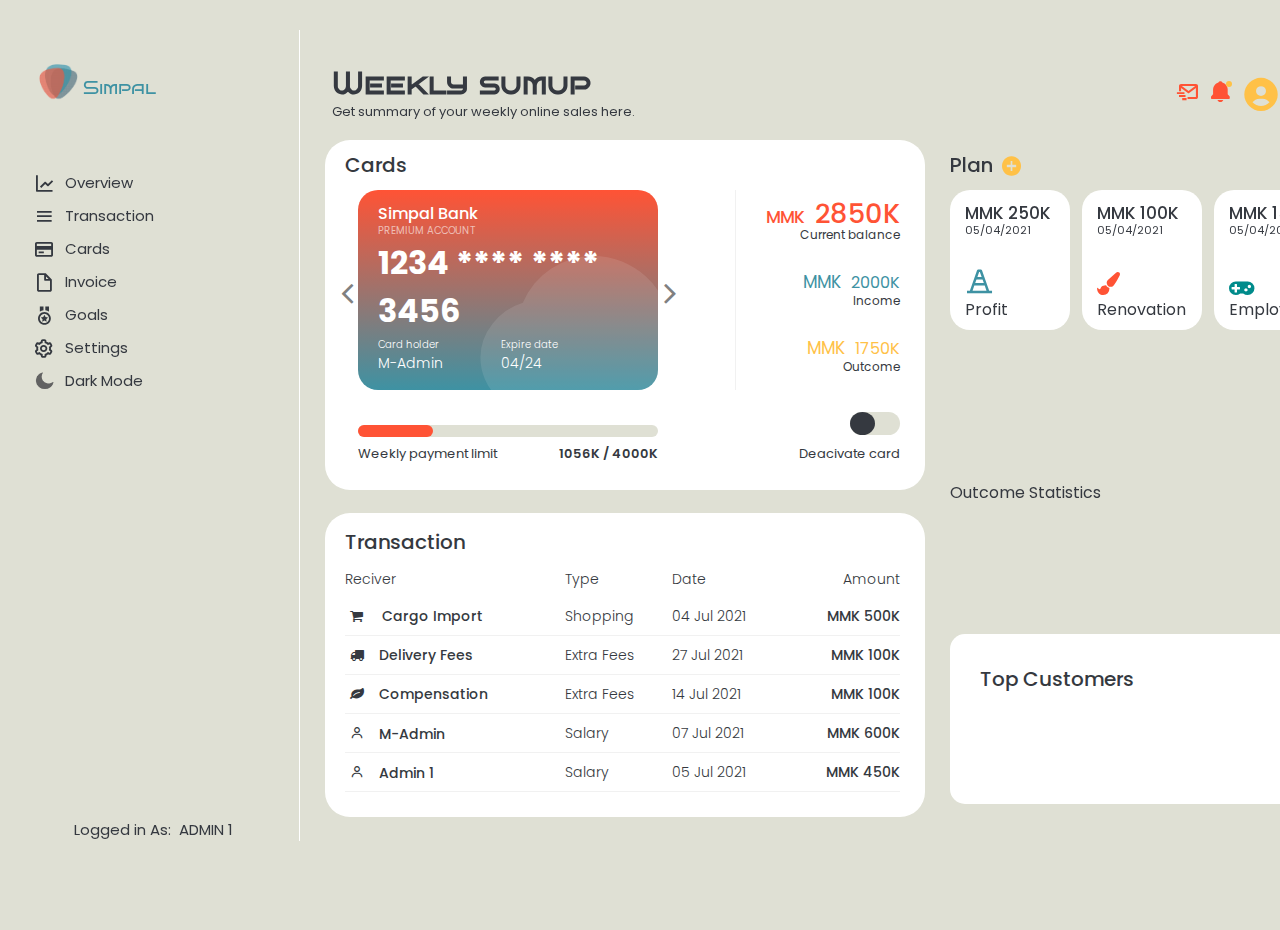
<file: Admin/index.html>
<!DOCTYPE html>
<html lang="en">
  <head>
    <meta charset="UTF-8" />
    <meta http-equiv="X-UA-Compatible" content="IE=edge" />
    <meta name="viewport" content="width=device-width, initial-scale=1.0" />
    <title>Simpal Admins Hub</title>
    <link rel="icon" type="images/x-icon" href="../images/Logo-final.png" />
    <link
      href="https://unpkg.com/boxicons@2.0.7/css/boxicons.min.css"
      rel="stylesheet"
    />
    <link rel="stylesheet" href="style.css" />
    <link
      rel="stylesheet"
      href="https://stackpath.bootstrapcdn.com/font-awesome/4.7.0/css/font-awesome.min.css"
      integrity="sha384-wvfXpqpZZVQGK6TAh5PVlGOfQNHSoD2xbE+QkPxCAFlNEevoEH3Sl0sibVcOQVnN"
      crossorigin="anonymous"
    />
    <style>
      @import url("https://fonts.googleapis.com/css2?family=Bruno+Ace+SC&family=Castoro+Titling&family=Kanit:wght@300&family=Open+Sans:wght@600&family=Poppins&display=swap");
    </style>
  </head>

  <body>
    <!-- linking d3.js -->
    <script src="https://d3js.org/d3.v7.min.js"></script>

    <section id="main">

      <!-- the left panel -->
      <div id="left">
        <div id="nav-content">
          <div id="nav-title">
            <a id="nav-title" href="index.html">          
              <img src="../images/Logo-final.png" alt="" id="logo" />
              Simpal</a>
              </div>

          <!-- the menu list -->
          <ul id="nav-ul">
            <li>
              <a href="#">
                <span class="nav-icon"><i class="bx bx-line-chart"></i></span>
                <span class="nav-letter">Overview</span>
              </a>
            </li>
            <li>
              <a href="#">
                <span class="nav-icon"><i class="bx bx-menu"></i></span>
                <span class="nav-letter">Transaction</span>
              </a>
            </li>
            <li>
              <a href="#">
                <span class="nav-icon"><i class="bx bx-credit-card"></i></span>
                <span class="nav-letter">Cards</span>
              </a>
            </li>
            <li>
              <a href="#">
                <span class="nav-icon"><i class="bx bx-file-blank"></i></span>
                <span class="nav-letter">Invoice</span>
              </a>
            </li>
            <li>
              <a href="#">
                <span class="nav-icon"><i class="bx bx-medal"></i></span>
                <span class="nav-letter">Goals</span>
              </a>
            </li>
            <li>
              <a href="#">
                <span class="nav-icon"><i class="bx bx-cog"></i></span>
                <span class="nav-letter">Settings</span>
              </a>
            </li>
            <li>
              <a href="#">
                <span class="nav-icon"><img src="../images/moon.png" id="icon"></i></span>
                <span class="nav-letter" id="iconl"> Dark Mode</span>
              </a>
            </li>
          </ul>
        </div>

        <!-- bottom left nav panel -->
        <div id="nav-bottom">
          <div id="n-b-top">
            <p class="nav-letter">Logged&nbsp;in&nbsp;As: &nbsp;ADMIN 1</p>
          </div>
        </div>
      </div>

      <!-- top menu, title -->
      <div id="right">
        <div id="top">
          <div id="tp-title">
            <h1 class="nav-letter">Weekly sumup</h1>
            <p class="nav-letter">Get summary of your weekly online sales here.</p>
          </div>
          <div id="profile">
            <span><i class="bx bx-mail-send mail"></i></span>
            <span><i class="bx bxs-bell bell"></i></span>
            <div id="profile-ac-name">
              <i class="bx bxs-user-circle"></i>
              <p><span>$$$$</span><br />Admin&nbsp;account</p>
            </div>
          </div>
        </div>


        <div id="main-content">
          <div id="m-c-left">
            <div id="card">
              <h2>Cards</h2>

              <!-- the bank card portion , d3 not included -->
              <div id="card-related">
                <div class="card-amount">
                  <div id="debit-card">
                    <i class="bx bxs-cloud card-cloud"></i>
                    <div id="d-c-title">
                      <h4>Simpal Bank</h4>
                      <span>PREMIUM ACCOUNT</span>
                    </div>
                    <h1 id="card-num">1234 **** **** 3456</h1>
                    <div id="name-expire">
                      <div id="holder">
                        <p>Card holder</p>
                        <p>M-Admin</p>
                      </div>
                      <div id="expire">
                        <p>Expire date</p>
                        <p>04/24</p>
                      </div>
                    </div>
                  </div>
                  <div id="amount">
                    <div class="amt-lst">
                      <h1><span class="dollar">MMK</span>2850K</h1>
                      <p>Current balance</p>
                    </div>
                    <div class="amt-lst">
                      <p><span class="dollar">MMK</span>2000K</p>
                      <p>Income</p>
                    </div>
                    <div class="amt-lst">
                      <p><span class="dollar">MMK</span>1750K</p>
                      <p>Outcome</p>
                    </div>
                  </div>
                </div>
                <div class="card-bottom">
                  <div id="c-b-fst">
                    <div id="line"></div>
                    <div id="c-b-wpl">
                      <p>Weekly payment limit</p>
                      <p>1056K / 4000K</p>
                    </div>
                  </div>
                  <div id="c-b-sec">
                    <div id="on-btn"></div>
                    <p>Deacivate card</p>
                  </div>
                </div>
              </div>
            </div>

            <!-- the transactions, d3 not included -->
            <div id="transaction-list">
              <h2>Transaction</h2>
              <table>
                <tr>
                  <td>Reciver</td>
                  <td>Type</td>
                  <td>Date</td>
                  <td>Amount</td>
                </tr>
                <tr>
                  <td>
                    <i class="fa fa-shopping-cart" aria-hidden="true"></i> Cargo
                    Import
                  </td>
                  <td>Shopping</td>
                  <td>04 Jul 2021</td>
                  <td>MMK 500K</td>
                </tr>
                <tr>
                  <td>
                    <i class="fa fa-truck" aria-hidden="true"></i>Delivery Fees
                  </td>
                  <td>Extra Fees</td>
                  <td>27 Jul 2021</td>
                  <td>MMK 100K</td>
                </tr>
                <tr>
                  <td>
                    <i class="fa fa-leaf" aria-hidden="true"></i>Compensation
                  </td>
                  <td>Extra Fees</td>
                  <td>14 Jul 2021</td>
                  <td>MMK 100K</td>
                </tr>
                <tr>
                  <td><i class="bx bx-user"></i>M-Admin</td>
                  <td>Salary</td>
                  <td>07 Jul 2021</td>
                  <td>MMK 600K</td>
                </tr>
                <tr>
                  <td><i class="bx bx-user"></i>Admin 1</td>
                  <td>Salary</td>
                  <td>05 Jul 2021</td>
                  <td>MMK 450K</td>
                </tr>
              </table>
            </div>
          </div>

          <!-- goals analytics, d3 not included -->
          <div id="analytics">
            <div id="goals">
              <p id="gl-title">
                Plan<span class="plus"><i class="bx bxs-plus-circle"></i></span>
              </p>
              <div id="goal-bx">
                <div class="gl-card" id="profit">
                  <div class="gl-cd-top">
                    <h1>MMK 250K</h1>
                    <p>05/04/2021</p>
                  </div>
                  <div class="gl-cd-bottom">
                    <i class="bx bx-traffic-cone"></i>
                    <p>Profit</p>
                  </div>
                </div>
                <div class="gl-card" id="reno">
                  <div class="gl-cd-top">
                    <h1>MMK 100K</h1>
                    <p>05/04/2021</p>
                  </div>
                  <div class="gl-cd-bottom">
                    <i class="fa fa-paint-brush" aria-hidden="true"></i>
                    <p>Renovation</p>
                  </div>
                </div>
                <div class="gl-card" id="activity">
                  <div class="gl-cd-top">
                    <h1>MMK 150K</h1>
                    <p>05/04/2021</p>
                  </div>
                  <div class="gl-cd-bottom">
                    <i class="fa fa-gamepad" aria-hidden="true"></i>
                    <p>Employee Activities</p>
                  </div>
                </div>
              </div>
            </div>

            <!-- outcome statistics, d3 included -->
            <div id="outcome-statistics">
              <p id="o-s-title">Outcome Statistics</p>
              <div id="line-row"></div>
            </div>            

            <script src="https://d3js.org/d3.v7.min.js"></script>
            <script>
              // Sampling the data for outcome statistics
              const outcomeStatistics = [
                { icon: "bx bx-cart", percentage: "29%" },
                { icon: "bx bxs-truck", percentage: "12%" },
                { icon: "bx bxs-badge-dollar", percentage: "60%" }
              ];

              // Selecting the container for outcome statistics
              const lineRow = d3.select("#line-row");

              // Bind data to DOM elements
              const lines = lineRow
                .selectAll(".lines")
                .data(outcomeStatistics)
                .enter()
                .append("div")
                .attr("class", "lines");

              // Append icon and percentage
              lines.append("span")
                .attr("class", "l-r-icon")
                .html(d => `<i class="${d.icon}"></i>`);

              lines.append("div")
                .attr("class", "l-r-line-row")
                .append("div")
                .attr("class", "l-r-line")
                .append("p")
                // .text(d => d.text);

              lines.append("p")
                .attr("class", "num")
                .text(d => d.percentage);
            </script>


            <!-- top customers, d3 included -->
            <div id="new-transaction">
              <div id="user-name">
                <h2>Top Customers</h2>
                <div id="user-img"></div>
              </div>

              <script>
                // Sampling data for top customers
                const topCustomers = [
                  { name: "Red", image: "../images/Red.jpg" },
                  { name: "Blue", image: "../images/Blue.jpg" },
                  { name: "Green", image: "../images/Green.jpg" },
                  { name: "Yellow", image: "../images/Yellow.jpg" },
                  { name: "Pink", image: "../images/Pink.jpg" },
                  { name: "Omega", image: "../images/Omega.jpg" }
                ];

                const userImgContainer = d3.select("#user-img");

                // Bind data to DOM elements
                const users = userImgContainer
                  .selectAll(".u-img-bx")
                  .data(topCustomers)
                  .enter()
                  .append("div")
                  .attr("class", "u-img-bx");

                // Append user images and names
                users.append("span")
                  .attr("class", "img-bx")
                  .html(d => `<img src="${d.image}" alt="User img" />`);

                users.append("p")
                  .text(d => d.name);
              </script>

              <!-- dark mode and icon switching -->
              <!-- reference: https://youtu.be/9LZGB3OLXNQ?si=_-5UutobAUwYoQJO -->
              <script>
                var icon = document.getElementById("icon");
                icon.onclick=function(){
                  document.body.classList.toggle("dark-mode");
                  if(document.body.classList.contains("dark-mode")){
                    icon.src="images/sun.png";
                  }
                  else{
                    icon.src="images/moon.png";
                  }
                }
                var icon = document.getElementById("icon");
                iconl.onclick=function(){
                  document.body.classList.toggle("dark-mode");
                  if(document.body.classList.contains("dark-mode")){
                    icon.src="images/sun.png";
                  }
                  else{
                    icon.src="images/moon.png";
                  }
                }
              </script>
          </div>
        </div>
      </div>
    </section>

    <!-- dark mode and icon switching -->
    <!-- reference: https://youtu.be/9LZGB3OLXNQ?si=_-5UutobAUwYoQJO -->
    <script>
      var icon = document.getElementById("icon");
      icon.onclick=function(){
        document.body.classList.toggle("dark-mode");
        if(document.body.classList.contains("dark-mode")){
          icon.src="../images/sun.png";
        }
        else{
          icon.src="../images/moon.png";
        }
      }
      var icon = document.getElementById("icon");
      iconl.onclick=function(){
        document.body.classList.toggle("dark-mode");
        if(document.body.classList.contains("dark-mode")){
          icon.src="../images/sun.png";
        }
        else{
          icon.src="../images/moon.png";
        }
      }
    </script>

  </body>
</html>
</file>
<file: Admin/style.css>
@import url("https://fonts.googleapis.com/css?family=Poppins:100,200,300,400,500,600,700,800&display=swap");
@import url("https://fonts.googleapis.com/css?family=Montserrat:400,600&display=swap");

* {
  margin: 0;
  padding: 0;
  box-sizing: border-box;
  font-family: Poppins;
}
:root {
  --first-color: #dfe0d4;
  --second-color: #353940;
  --third-color: #fff;
}
.dark-mode {
  --first-color: #202124;
  --second-color: #f6f6f6;
  --third-color: #585151;
}
body {
  min-height: 100vh;
  min-width: max-content;
  background: transparent;
  background-color: var(--first-color);
}
ul {
  list-style: none;
}
a {
  text-decoration: none;
}

#main {
  display: flex;
  position: relative;
  min-width: 93%;
  min-height: 94vh;
  margin: 30px 0;
  padding-bottom: 35px;
  /* background: linear-gradient(
    to right bottom,
    rgba(255, 255, 255, 0.6),
    rgba(240, 240, 246, 0.8)
  ); */
  backdrop-filter: blur(12px);
  border-radius: 20px;
}
#border {
  position: absolute;
  top: -2px;
  left: -2px;
  right: -2px;
  bottom: -2px;
  background: #fff;
  border-radius: 20px;
  z-index: -5;
}
#left {
  position: relative;
  display: flex;
  flex-direction: column;
  justify-content: space-between;
  max-width: 300px;
  padding: 30px 25px 0;
  border-right: 1px solid #fff;
}
#nav-title {
  margin-bottom: 25px;
  display: flex;
  align-items: center;
  padding-left: 5px;
  font-size: 18px;
  font-weight: 500;
  color: #3e92a3;
  font-family: "Bruno Ace SC", cursive;
}

#logo {
  width: 20%;
  height: 20%;
}
#nav-ul li {
  position: relative;
  width: 100%;
  height: 33px;
  padding: 0 5px;
  display: flex;
  align-items: center;
}
/* #nav-ul li:hover {
  background-color: #eff7ff;
} */
#nav-ul li a {
  display: flex;
  align-items: center;
}
.nav-icon {
  padding: 0 3px;
  display: flex;
  align-items: center;
  color: var(--second-color);
}
.nav-icon i {
  font-size: 22px;
}
#nav-ul li:hover .nav-icon {
  background: transparent;
}
#nav-ul li:hover .nav-icon i,
#nav-ul li:hover .nav-letter {
  color: #79afd2;
}
.nav-letter {
  padding-left: 7px;
  color: var(--second-color);
  font-size: 15px;
}
#nav-bottom {
  position: relative;
}
#n-b-top i {
  display: block;
  text-align: center;
  font-size: 50px;
}
#n-b-top p {
  font-size: 15px;
  text-align: center;
}

#right {
  position: relative;
  padding: 35px 35px 0 25px;
}
#top {
  position: relative;
  width: 100%;
  display: flex;
  justify-content: space-between;
  height: 60px;
  margin-bottom: 15px;
}
#tp-title h1 {
  font-family: "Bruno Ace SC", cursive;
  font-size: 30px;
}
#tp-title p {
  font-size: 13px;
}
#profile {
  position: relative;
  display: flex;
  align-items: center;
}
#profile span:nth-child(2) {
  position: relative;
  margin-left: 8px;
}
.mail,
.bell {
  font-size: 25px;
  color: #ff5335;
}
#profile span:nth-child(2):before {
  content: "";
  position: absolute;
  top: 1px;
  right: 1px;
  width: 6px;
  height: 6px;
  background-color: #ffc245;
  border-radius: 50%;
}
#profile-ac-name {
  display: flex;
  align-items: center;
}
#profile-ac-name i {
  font-size: 40px;
  color: #ffc147;
  margin-left: 8px;
}
#profile-ac-name p {
  font-size: 15px;
  line-height: 15px;
  margin-left: 5px;
  color: var(--second-color);
}
#profile-ac-name p span {
  font-weight: 700;
}
#main-content {
  position: relative;
  display: flex;
}
#card {
  position: relative;
  width: 600px;
  min-height: 350px;
  color: var(--second-color);
  background-color: var(--third-color);
  padding: 10px 25px 10px 20px;
  margin: 0 25px 23px 0;
  border-radius: 25px;
}

#card:before {
  content: "\f105";
  position: absolute;
  top: 135px;
  left: 339px;
  font-family: FontAwesome;
  font-size: 35px;
  color: gray;
}
#card:after {
  content: "\f104";
  position: absolute;
  top: 135px;
  left: 16px;
  font-family: FontAwesome;
  font-size: 35px;
  color: gray;
}
#card h2,
#transaction-list h2,
#gl-title,
#user-name h2 {
  font-size: 20px;
  font-weight: 500;
}
#card-related {
  margin: 10px 0 0 0;
  padding: 0 0 0 13px;
}
.card-amount {
  display: flex;
  justify-content: space-between;
  margin-bottom: 35px;
}
#debit-card {
  display: flex;
  flex-direction: column;
  justify-content: space-around;
  position: relative;
  width: 300px;
  height: 200px;
  /*   margin-left:13px; */
  padding: 15px 20px;
  background: linear-gradient(#ff5335, #3e92a3);
  color: #fff;
  border-radius: 20px;
  overflow: hidden;
}
.card-cloud {
  position: absolute;
  right: 0;
  bottom: -10px;
  width: 200px;
  height: 200px;
  font-size: 270px;
  color: rgba(255, 255, 255, 0.1);
}
#d-c-title {
  line-height: 15px;
}
#d-c-title h4 {
  font-weight: 500;
}
#d-c-title span {
  font-size: 10px;
  color: rgba(255, 255, 255, 0.6);
  font-weight: 400;
}
#name-expire {
  width: 180px;
  display: flex;
  justify-content: space-between;
}
#holder p:nth-child(1),
#expire p:nth-child(1) {
  font-size: 10px;
  font-weight: 300;
}
#holder p:nth-child(2),
#expire p:nth-child(2) {
  font-size: 14px;
  font-weight: 300;
}

#amount {
  display: flex;
  flex-direction: column;
  justify-content: space-around;
  width: 165px;
  height: 200px;
  border-left: 1px solid #f1f1f1;
}
.amt-lst {
  text-align: end;
  line-height: 18px;
}
.amt-lst:nth-child(1) h1 {
  color: #ff5335;
  font-size: 27px;
  font-weight: 500;
}
.amt-lst p:nth-child(2) {
  font-size: 12px;
}
.amt-lst:nth-child(2) p:nth-child(1) {
  color: #3e92a3;
}
.amt-lst:nth-child(3) p:nth-child(1) {
  color: #ffc147;
}
.dollar {
  font-size: 17px;
  margin-right: 10px;
}
.card-bottom {
  display: flex;
  justify-content: space-between;
}
#c-b-fst {
  position: relative;
  width: 300px;
}
#line {
  position: relative;
  width: 100%;
  height: 12px;
  background-color: #dfe0d4;
  border-radius: 20px;
}
#line:before {
  content: "";
  position: absolute;
  top: 0;
  left: 0;
  width: 25%;
  height: 100%;
  background: #ff5335;
  border-radius: 20px;
}
#c-b-wpl {
  display: flex;
  justify-content: space-between;
  margin-top: 7px;
}
#c-b-wpl p,
#c-b-sec p {
  font-size: 13px;
}
#c-b-wpl p:nth-child(2) {
  font-weight: 600;
}
#c-b-sec {
  display: flex;
  flex-direction: column;
  align-items: flex-end;
  margin-top: -13px;
}
#on-btn {
  position: relative;
  width: 50px;
  height: 23px;
  margin-bottom: 9px;
  background-color: #dfe0d4;
  border-radius: 20px;
}

#on-btn:before {
  content: "";
  position: absolute;
  width: 50%;
  height: 100%;
  background-color: #353940;
  border-radius: 50%;
}
#transaction-list {
  position: relative;
  width: 600px;
  color: var(--second-color);
  background-color: var(--third-color);
  padding: 14px 25px 25px 20px;
  border-radius: 25px;
}
table {
  width: 100%;
  margin-top: 5px;
  border-collapse: collapse;
}

tr {
  border-bottom: 1px solid #f1f1f1;
}
tr:nth-child(1) {
  border: none;
}
td {
  padding: 7px 0;
  font-size: 14px;
  font-weight: 300;
}
tr td:nth-child(4) {
  text-align: end;
  font-weight: 500;
}
tr:nth-child(1) td:nth-child(4),
tr:nth-child(1) td:nth-child(1) {
  font-weight: 300;
}
tr td:nth-child(1) {
  font-weight: 500;
}
tr td:nth-child(1) i {
  margin-right: 10px;
  padding: 5px;
}
#analytics {
  position: relative;
  min-width: 300px;
  padding: 10px 0;
  display: flex;
  flex-direction: column;
  justify-content: space-between;
}
#gl-title {
  display: flex;
  align-items: center;
  margin-bottom: 10px;
  color: var(--second-color);
}
.plus {
  display: flex;
  align-items: center;
  margin-left: 7px;
  color: #ffc147;
  font-size: 23px;
}
#goals {
  margin-bottom: 40px;
}
#goal-bx {
  display: flex;
}
.gl-card {
  display: flex;
  flex-direction: column;
  justify-content: space-between;
  min-width: 120px;
  height: 140px;
  margin-right: 12px;
  padding: 10px 15px;
  color: var(--second-color);
  background-color: var(--third-color);
  border-radius: 20px;
}
.gl-card:nth-child(3) {
  margin: 0;
}
.gl-cd-top h1 {
  font-weight: 500;
  font-size: 17px;
}
.gl-cd-top p {
  font-size: 11px;
  line-height: 8px;
}

.gl-cd-bottom i {
  font-size: 20px;
}
.gl-card:nth-child(1) .gl-cd-bottom i {
  font-size: 30px;
  color: #3e92a3;
}
.gl-card:nth-child(2) .gl-cd-bottom i {
  font-size: 23px;
  color: #ff5335;
  margin-bottom: 5px;
}
.gl-card:nth-child(3) .gl-cd-bottom i {
  font-size: 24px;
  color: darkcyan;
}

.gl-cd-bottom {
  line-height: 20px;
}
#o-s-title {
  color: var(--second-color);
}
#line-row {
  position: relative;
  margin: 20px 0 0 0;
}
.lines {
  position: relative;
  display: flex;
  margin-bottom: 20px;
}
.lines span {
  position: relative;
  display: flex;
  align-items: center;
  justify-content: center;
  min-width: 48px;
  height: 48px;
  margin-right: 10px;
  font-size: 27px;
  border-radius: 15px;
}
.lines:nth-child(1) span {
  background-color: var(--third-color);
  color: #ff5335;
}
.lines:nth-child(2) span {
  background-color: var(--third-color);
  color: #3e92a3;
}
.lines:nth-child(3) span {
  background-color: var(--third-color);
  color: #ea047e;
}
.l-r-line-row {
  display: flex;
  flex-direction: column;
  justify-content: space-between;
  color: var(--second-color);
  margin-top: 8px;
}
.l-r-line {
  position: relative;
  width: 280px;
  height: 9px;
  margin-right: 10px;
  background-color: #dfe0d4;
  border-radius: 20px;
}

.lines:nth-child(1) .l-r-line:before {
  content: "";
  position: absolute;
  top: 0;
  left: 0;
  width: 29%;
  height: 100%;
  background-color: #ff5335;
  border-radius: 20px;
}
.lines:nth-child(2) .l-r-line:before {
  content: "";
  position: absolute;
  top: 0;
  left: 0;
  width: 12%;
  height: 100%;
  background-color: #3e92a3;
  border-radius: 20px;
}
.lines:nth-child(3) .l-r-line:before {
  content: "";
  position: absolute;
  top: 0;
  left: 0;
  width: 60%;
  height: 100%;
  background-color: #ea047e;
  border-radius: 20px;
}
.num {
  font-size: 18px;
  color: var(--second-color);
}
#new-transaction {
  position: relative;
  min-width: 300px;
  display: flex;
  padding-bottom: 3px;
}
#user-name {
  position: relative;
  width: 450px;
  height: 170px;
  padding: 30px;
  border-radius: 15px;
  background-color: var(--third-color);
  color: var(--second-color);
}

#user-name h2 {
  margin-bottom: 10px;
}
#user-img {
  display: flex;
  justify-content: space-between;
}
.u-img-bx {
  display: flex;
  flex-direction: column;
  align-items: center;
}
.img-bx {
  position: relative;
  width: 40px;
  height: 40px;
}
.img-bx img {
  position: absolute;
  width: 100%;
  height: 100%;
  border-radius: 50%;
  object-fit: cover;
}
.u-img-bx p {
  font-size: 11px;
}
/* DARK MODE */
#icon {
  height: 22px;
  width: 22px;
  cursor: pointer;
}
</file>
